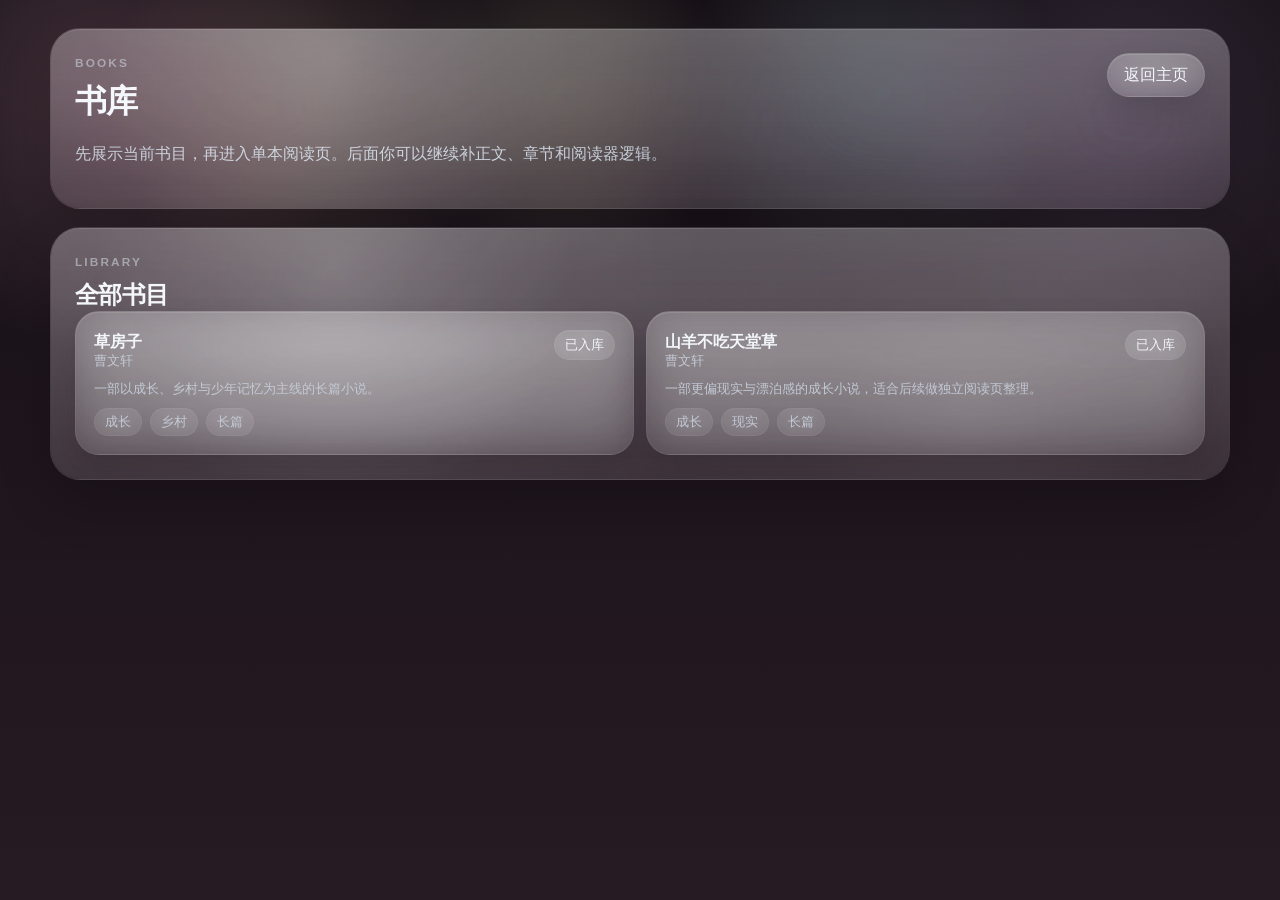
<file: books/index.html>
<!DOCTYPE html>
<html lang="zh-CN">
  <head>
    <meta charset="UTF-8" />
    <meta name="viewport" content="width=device-width, initial-scale=1.0" />
    <meta name="description" content="书库页 for Wan Start Page." />
    <title>书库 | Wan Start Page</title>
    <link rel="icon" type="image/svg+xml" href="../assets/icons/favicon.svg" />
    <link rel="stylesheet" href="./styles.css" />
  </head>
  <body>
    <main class="books-page">
      <header class="books-header glass-panel">
        <div>
          <p class="eyebrow" id="booksHeaderEyebrow">BOOKS</p>
          <h1 id="booksHeaderTitle">书库</h1>
          <p class="books-copy" id="booksHeaderCopy">这里后面用来放电子书、段落池和阅读器相关内容。当前先搭最小框架。</p>
        </div>
        <div class="books-actions">
          <a class="books-link" id="booksBackHomeLink" href="../index.html">返回主页</a>
        </div>
      </header>

      <section class="books-library-stage glass-panel">
          <div class="section-heading">
            <div>
              <p class="eyebrow" id="booksLibraryEyebrow">LIBRARY</p>
              <h2 id="booksLibraryTitle">全部书目</h2>
            </div>
          </div>
          <div id="booksList" class="books-list"></div>
      </section>
    </main>

    <div id="bookPreviewModal" class="book-preview-modal" aria-hidden="true">
      <div class="book-preview-backdrop" id="bookPreviewBackdrop"></div>
      <section class="book-preview-panel glass-panel" role="dialog" aria-modal="true" aria-labelledby="booksTitle">
        <button id="bookPreviewClose" class="book-preview-close" type="button" aria-label="关闭书籍预览">关闭</button>
        <div class="section-heading">
          <div>
            <p class="eyebrow" id="booksPreviewEyebrow">PREVIEW</p>
            <h2 id="booksTitle">加载中</h2>
          </div>
        </div>
        <p id="booksSummary" class="books-summary">正在读取书库信息。</p>
        <div id="booksMeta" class="books-meta"></div>
        <div id="booksContent" class="books-content"></div>
        <a id="booksReaderLink" class="books-reader-link" href="./reader.html">进入阅读页</a>
      </section>
    </div>

    <script src="./script.js"></script>
  </body>
</html>
</file>
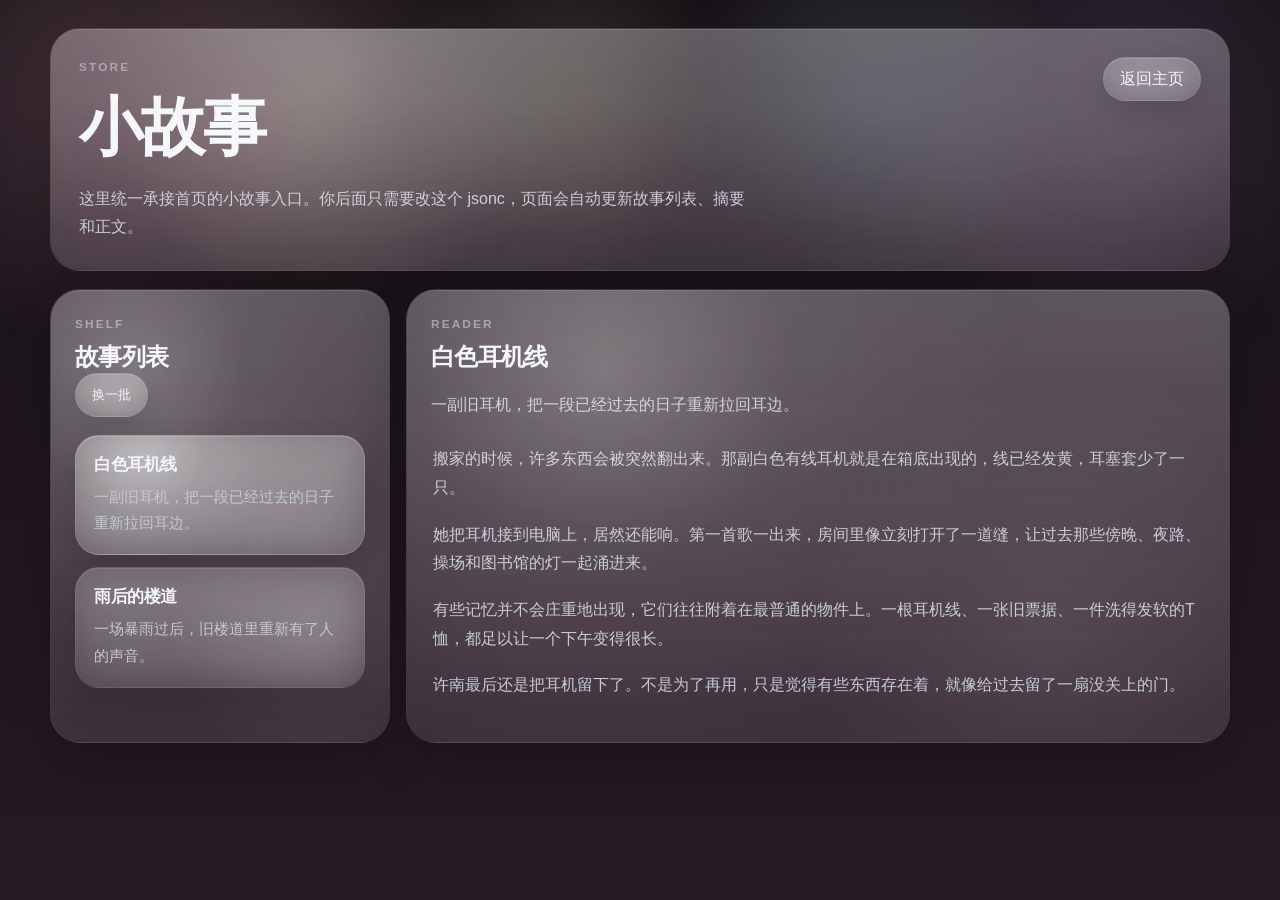
<file: store/index.html>
<!DOCTYPE html>
<html lang="zh-CN">
  <head>
    <meta charset="UTF-8" />
    <meta name="viewport" content="width=device-width, initial-scale=1.0" />
    <meta id="storeMetaDescription" name="description" content="" />
    <title id="storeDocumentTitle"></title>
    <link rel="icon" type="image/svg+xml" href="../assets/icons/favicon.svg" />
    <link rel="stylesheet" href="./styles.css" />
  </head>
  <body>
    <main class="store-page">
      <header class="store-header glass-panel">
        <div>
          <p id="storeHeaderEyebrow" class="eyebrow"></p>
          <h1 id="storeHeaderTitle"></h1>
          <p id="storeHeaderCopy" class="store-copy"></p>
        </div>
        <div class="store-actions">
          <a id="storeBackHomeLink" class="store-link" href="../index.html"></a>
        </div>
      </header>

      <section class="store-layout">
        <aside class="store-sidebar glass-panel">
          <div class="section-heading">
            <div>
              <p id="storeShelfEyebrow" class="eyebrow"></p>
              <h2 id="storeShelfTitle"></h2>
            </div>
            <button id="shuffleStoriesButton" class="store-link store-link-button" type="button"></button>
          </div>
          <div id="storyList" class="story-list"></div>
        </aside>

        <article class="store-reader glass-panel">
          <div class="section-heading">
            <div>
              <p id="storeReaderEyebrow" class="eyebrow"></p>
              <h2 id="storyTitle"></h2>
            </div>
          </div>
          <p id="storySummary" class="story-summary"></p>
          <div id="storyContent" class="story-content"></div>
        </article>
      </section>
    </main>

    <script src="./script.js"></script>
  </body>
</html>
</file>
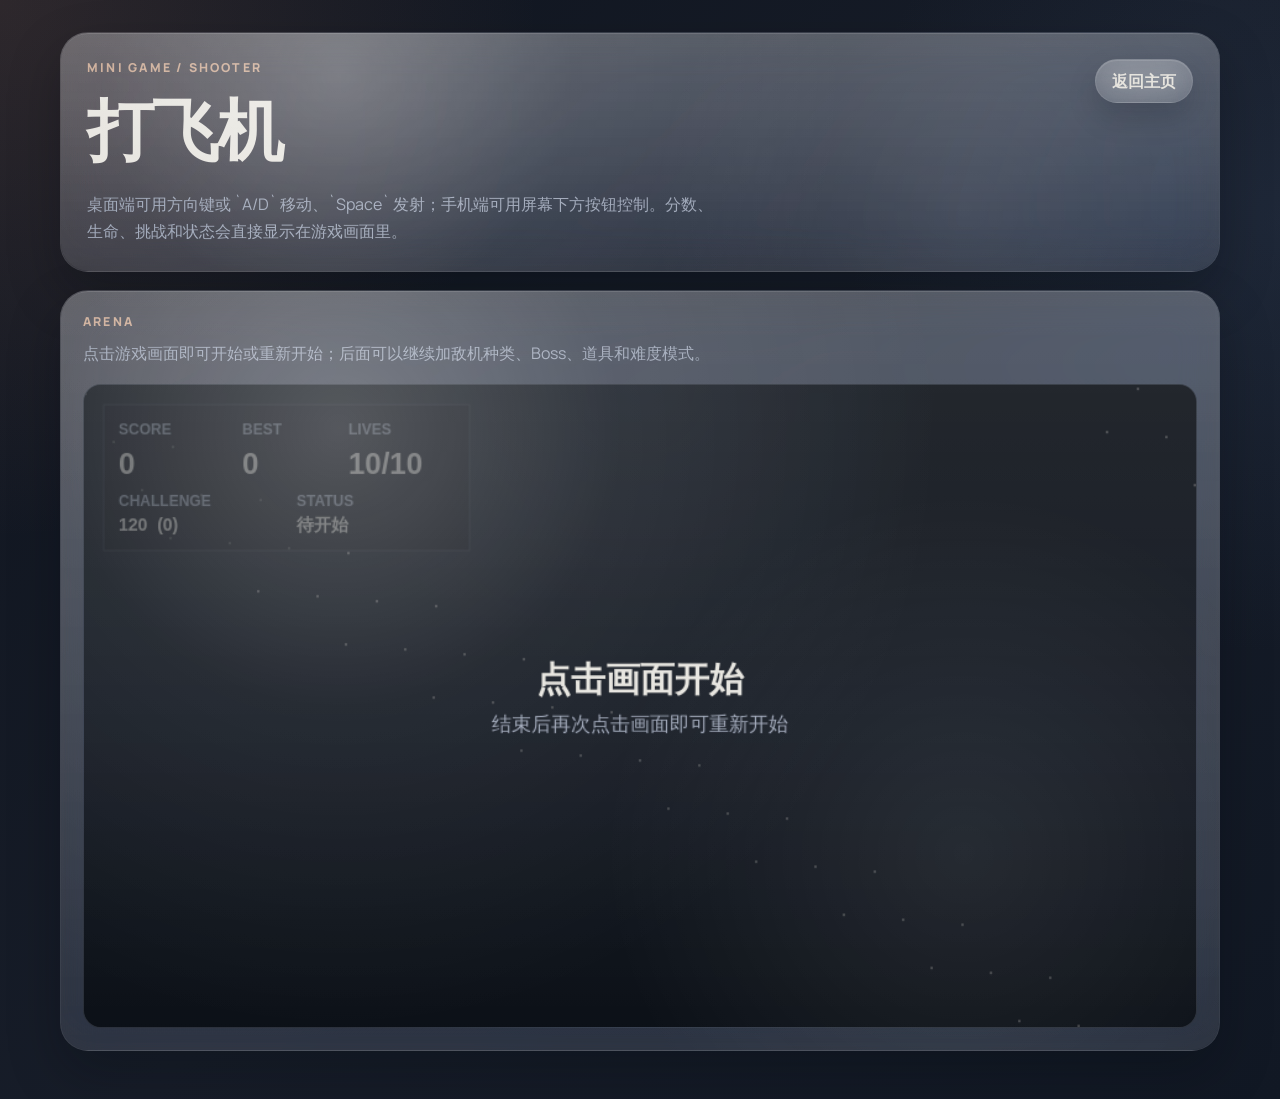
<file: games/shooter.html>
<!DOCTYPE html>
<html lang="zh-CN">
  <head>
    <meta charset="UTF-8" />
    <meta name="viewport" content="width=device-width, initial-scale=1.0" />
    <meta name="description" content="Shooter mini game for Wan start page." />
    <title>打飞机 | Wan Start Page</title>
    <link rel="preconnect" href="https://fonts.googleapis.com" />
    <link rel="preconnect" href="https://fonts.gstatic.com" crossorigin />
    <link
      href="https://fonts.googleapis.com/css2?family=Manrope:wght@400;500;700;800&family=Fraunces:opsz,wght@9..144,600;9..144,700&display=swap"
      rel="stylesheet"
    />
    <link rel="icon" type="image/svg+xml" href="../assets/icons/favicon.svg" />
    <link rel="stylesheet" href="./shooter.css" />
  </head>
  <body>
    <main class="game-page">
      <header class="page-header panel">
        <div>
          <p class="eyebrow">MINI GAME / SHOOTER</p>
          <h1>打飞机</h1>
          <p class="page-copy">桌面端可用方向键或 `A/D` 移动、`Space` 发射；手机端可用屏幕下方按钮控制。分数、生命、挑战和状态会直接显示在游戏画面里。</p>
        </div>
        <a class="back-link" href="../index.html">返回主页</a>
      </header>

      <section class="play-panel panel">
        <div class="playbar">
          <div class="playbar-copy">
            <p class="eyebrow">ARENA</p>
            <p class="playbar-text">点击游戏画面即可开始或重新开始；后面可以继续加敌机种类、Boss、道具和难度模式。</p>
          </div>
        </div>

        <canvas id="shooterGame" width="900" height="520" aria-label="打飞机小游戏"></canvas>

        <div class="mobile-controls">
          <button class="mobile-button" data-control="left" type="button">左移</button>
          <button class="mobile-button mobile-button-fire" data-control="fire" type="button">开火</button>
          <button class="mobile-button" data-control="right" type="button">右移</button>
        </div>
      </section>
    </main>

    <script src="./shooter.js"></script>
  </body>
</html>
</file>
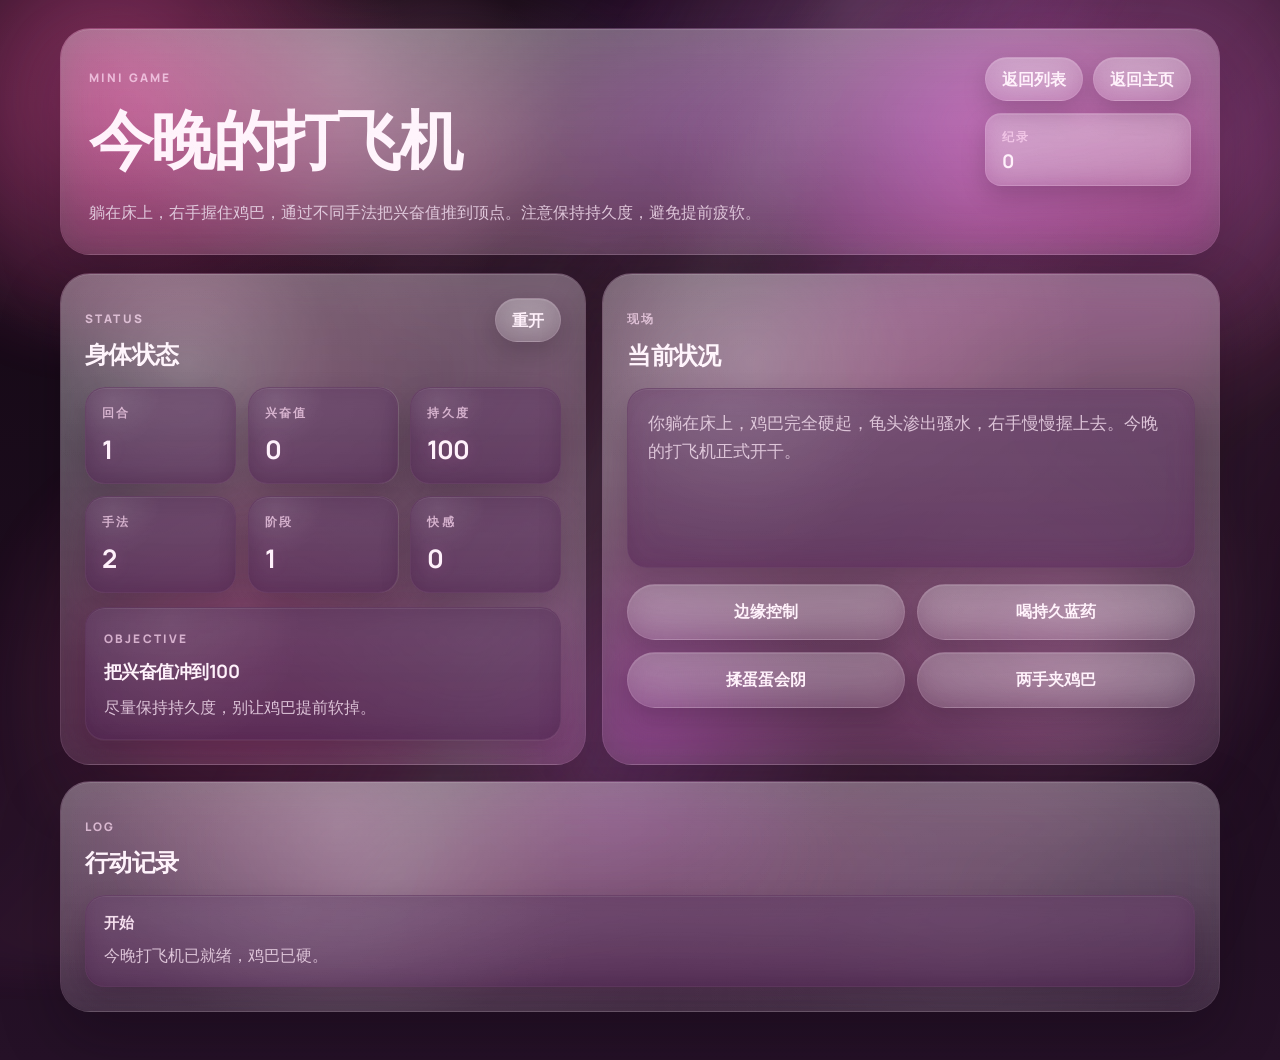
<file: games/text-shooter.html>
<!DOCTYPE html>
<html lang="zh-CN">
  <head>
    <meta charset="UTF-8" />
    <meta name="viewport" content="width=device-width, initial-scale=1.0" />
    <meta id="pageDescriptionMeta" name="description" content="" />
    <title id="pageTitleNode"></title>
    <link rel="preconnect" href="https://fonts.googleapis.com" />
    <link rel="preconnect" href="https://fonts.gstatic.com" crossorigin />
    <link href="https://fonts.googleapis.com/css2?family=Manrope:wght@400;500;700;800&family=Fraunces:opsz,wght@9..144,600;9..144,700&display=swap" rel="stylesheet" />
    <link rel="icon" type="image/svg+xml" href="../assets/icons/favicon.svg" />
    <link rel="stylesheet" href="./text-shooter.css" />
  </head>
  <body>
    <div class="club-bg-layer club-bg-layer-a" aria-hidden="true"></div>
    <div class="club-bg-layer club-bg-layer-b" aria-hidden="true"></div>
    <div class="club-strobe-layer" aria-hidden="true"></div>
    <div class="club-beam-layer club-beam-layer-a" aria-hidden="true"></div>
    <div class="finish-flash-layer" id="finishFlashLayer" aria-hidden="true"></div>
    <div class="climax-jet-layer" id="climaxJetLayer" aria-hidden="true">
      <div class="climax-jet-core"></div>
      <div class="climax-jet-mist"></div>
      <div class="climax-jet-splash climax-jet-splash-left"></div>
      <div class="climax-jet-splash climax-jet-splash-right"></div>
    </div>
    <div class="finish-modal" id="finishModal" aria-hidden="true">
      <div class="finish-modal-card panel" role="dialog" aria-modal="true" aria-labelledby="finishModalTitle">
        <span id="finishModalEyebrow" class="mini-label"></span>
        <span id="finishModalBadge" class="finish-modal-badge" hidden></span>
        <h2 id="finishModalTitle"></h2>
        <p id="finishModalText" class="finish-modal-text"></p>
        <div class="finish-modal-actions">
          <button id="finishModalRestart" class="pill-button" type="button"></button>
          <a id="finishModalBackLink" class="back-link" href="./index.html"></a>
        </div>
      </div>
    </div>
    <main class="text-game-page">
      <header class="page-header panel">
        <div>
          <p id="pageEyebrow" class="eyebrow"></p>
          <h1 id="pageHeading"></h1>
          <p id="pageCopy" class="page-copy"></p>
        </div>
        <div class="header-actions">
          <div class="header-links">
            <a id="backToGamesLink" class="back-link" href="./index.html"></a>
            <a id="backToHomeLink" class="back-link" href="../index.html"></a>
          </div>
          <div class="record-box" aria-label="个人快感纪录">
            <span id="recordLabel" class="status-label"></span>
            <strong id="recordValue">0</strong>
          </div>
        </div>
      </header>
      <section class="text-game-grid">
        <article class="panel status-panel">
          <div class="section-heading">
            <div>
              <p id="statusEyebrow" class="eyebrow"></p>
              <h2 id="statusHeading"></h2>
            </div>
            <button id="textShooterRestart" class="pill-button" type="button"></button>
          </div>
          <div class="status-grid">
            <div class="status-cell">
              <span id="turnLabel" class="status-label"></span>
              <strong id="turnValue">1</strong>
            </div>
            <div class="status-cell">
              <span id="arousalLabel" class="status-label"></span>
              <strong id="hpValue">0</strong>
            </div>
            <div class="status-cell">
              <span id="enduranceLabel" class="status-label"></span>
              <strong id="shieldValue">100</strong>
            </div>
            <div class="status-cell">
              <span id="techniqueLabel" class="status-label"></span>
              <strong id="ammoValue">2</strong>
            </div>
            <div class="status-cell">
              <span id="waveLabel" class="status-label"></span>
              <strong id="waveValue">1</strong>
            </div>
            <div class="status-cell">
              <span id="scoreLabel" class="status-label"></span>
              <strong id="scoreValue">0</strong>
            </div>
          </div>
          <div class="objective-card">
            <span id="objectiveEyebrow" class="mini-label"></span>
            <strong id="objectiveTitle"></strong>
            <p id="objectiveMeta"></p>
          </div>
        </article>
        <article class="panel battle-panel">
          <div class="section-heading">
            <div>
              <p id="battleEyebrow" class="eyebrow"></p>
              <h2 id="battleHeading"></h2>
            </div>
          </div>
          <div id="narrativeBox" class="narrative-box"></div>
          <div class="action-grid">
            <button class="action-button" type="button"></button>
            <button class="action-button" type="button"></button>
            <button class="action-button" type="button"></button>
            <button class="action-button" type="button"></button>
          </div>
        </article>
        <article class="panel log-panel">
          <div class="section-heading">
            <div>
              <p id="logEyebrow" class="eyebrow"></p>
              <h2 id="logHeading"></h2>
            </div>
          </div>
          <div id="textShooterLog" class="log-list"></div>
        </article>
      </section>
    </main>
    <script src="./text-shooter.js"></script>
  </body>
</html>
</file>
<file: books/styles.css>
:root {
  --bg: #171117;
  --bg-2: #261a23;
  --surface: rgba(29, 35, 46, 0.62);
  --text: #f3f6fb;
  --muted: #c3cad6;
  --line: rgba(255, 255, 255, 0.06);
  --shadow: 0 18px 50px rgba(0, 0, 0, 0.28);
  --radius-xl: 30px;
  --radius-lg: 24px;
  --liquid-fill: linear-gradient(180deg, rgba(255, 255, 255, 0.14), rgba(255, 255, 255, 0.04)), rgba(255, 255, 255, 0.05);
  --liquid-border: rgba(255, 255, 255, 0.06);
  --liquid-shadow: 0 22px 52px rgba(0, 0, 0, 0.2), inset 0 1px 0 rgba(255, 255, 255, 0.12), inset 0 -18px 28px rgba(255, 255, 255, 0.02);
  --reader-paper: linear-gradient(180deg, rgba(255, 255, 255, 0.94), rgba(250, 248, 246, 0.98));
}

body[data-theme="dark"] {
  --reader-paper: linear-gradient(180deg, rgba(12, 15, 20, 0.98), rgba(16, 20, 28, 0.99));
}

* { box-sizing: border-box; }

body {
  margin: 0;
  min-height: 100vh;
  color: var(--text);
  font-family: "Manrope", sans-serif;
  background:
    radial-gradient(circle at 8% 10%, rgba(255, 180, 198, 0.18), transparent 18%),
    radial-gradient(circle at 24% 12%, rgba(255, 215, 178, 0.16), transparent 16%),
    radial-gradient(circle at 44% 11%, rgba(245, 240, 182, 0.14), transparent 16%),
    radial-gradient(circle at 68% 10%, rgba(182, 225, 243, 0.15), transparent 16%),
    radial-gradient(circle at 88% 12%, rgba(219, 187, 255, 0.13), transparent 18%),
    linear-gradient(180deg, var(--bg) 0%, var(--bg-2) 100%);
}

.books-page {
  max-width: 1220px;
  margin: 0 auto;
  padding: 28px 20px 48px;
}

.glass-panel {
  position: relative;
  background: var(--liquid-fill);
  border: 1px solid var(--liquid-border);
  border-radius: var(--radius-xl);
  box-shadow: var(--liquid-shadow);
  backdrop-filter: blur(24px) saturate(150%);
  -webkit-backdrop-filter: blur(24px) saturate(150%);
  overflow: hidden;
}

.glass-panel::before {
  content: "";
  position: absolute;
  inset: 0;
  border-radius: inherit;
  background:
    radial-gradient(circle at 24% 18%, rgba(255, 255, 255, 0.24), rgba(255, 255, 255, 0.06) 26%, transparent 56%),
    radial-gradient(circle at 78% 74%, rgba(255, 255, 255, 0.08), transparent 34%),
    linear-gradient(180deg, rgba(255, 255, 255, 0.12), rgba(255, 255, 255, 0.02));
  pointer-events: none;
}

.books-header,
.books-library-stage,
.books-reader {
  padding: 24px;
}

.books-header {
  display: flex;
  justify-content: space-between;
  align-items: start;
  gap: 18px;
}

.books-library-stage {
  margin-top: 18px;
}

.eyebrow {
  margin: 0 0 10px;
  display: inline-block;
  letter-spacing: 0.18em;
  text-transform: uppercase;
  font-size: 0.74rem;
  color: rgba(198, 206, 219, 0.58);
  font-weight: 800;
}

.books-header h1,
.section-heading h2 {
  margin: 0;
  font-family: "Fraunces", serif;
  letter-spacing: -0.03em;
}

.books-copy,
.books-summary,
.books-content,
.books-content p {
  color: var(--muted);
  line-height: 1.78;
}

.books-meta {
  display: flex;
  flex-wrap: wrap;
  gap: 10px;
  margin: 18px 0 0;
}

.book-meta-chip {
  display: inline-flex;
  align-items: center;
  min-height: 36px;
  padding: 0 14px;
  border-radius: 16px;
  background: rgba(255, 255, 255, 0.08);
  border: 1px solid rgba(255, 255, 255, 0.06);
  box-shadow: inset 0 1px 0 rgba(255, 255, 255, 0.08);
  backdrop-filter: blur(18px) saturate(140%);
  -webkit-backdrop-filter: blur(18px) saturate(140%);
  color: var(--text);
  font-size: 0.92rem;
}

.books-actions {
  display: flex;
  gap: 12px;
  flex-wrap: wrap;
}

.reader-info-heading {
  display: flex;
  align-items: start;
  justify-content: space-between;
  gap: 16px;
  margin-top: 18px;
}

.reader-info-heading .books-actions {
  flex: 0 0 auto;
  flex-wrap: nowrap;
  justify-content: flex-end;
  margin-top: 42px;
}

.books-link {
  display: inline-flex;
  align-items: center;
  justify-content: center;
  min-height: 44px;
  padding: 0 16px;
  border-radius: 999px;
  border: 1px solid var(--liquid-border);
  color: var(--text);
  text-decoration: none;
  background: var(--liquid-fill);
  box-shadow: 0 14px 30px rgba(0, 0, 0, 0.14), inset 0 1px 0 rgba(255, 255, 255, 0.12);
  backdrop-filter: blur(20px) saturate(148%);
  -webkit-backdrop-filter: blur(20px) saturate(148%);
}

.books-list {
  display: grid;
  gap: 12px;
  grid-template-columns: repeat(2, minmax(0, 1fr));
}

.book-item {
  display: grid;
  gap: 10px;
  padding: 18px;
  border-radius: var(--radius-lg);
  background: var(--liquid-fill);
  border: 1px solid var(--liquid-border);
  box-shadow: 0 16px 32px rgba(0, 0, 0, 0.14), inset 0 1px 0 rgba(255, 255, 255, 0.12);
  backdrop-filter: blur(22px) saturate(148%);
  -webkit-backdrop-filter: blur(22px) saturate(148%);
  text-align: left;
  color: var(--text);
  cursor: pointer;
  transition:
    transform 180ms ease,
    background 180ms ease,
    box-shadow 180ms ease,
    border-color 180ms ease;
}

.book-item:hover,
.book-item:focus-visible,
.book-item.is-active {
  transform: translateY(-2px);
  background:
    radial-gradient(circle at 24% 18%, rgba(255, 255, 255, 0.28), rgba(255, 255, 255, 0.08) 24%, transparent 54%),
    linear-gradient(180deg, rgba(255, 255, 255, 0.16), rgba(255, 255, 255, 0.05)),
    rgba(255, 255, 255, 0.08);
  border-color: rgba(255, 255, 255, 0.12);
  box-shadow: 0 18px 36px rgba(0, 0, 0, 0.16), inset 0 1px 0 rgba(255, 255, 255, 0.14);
}

.book-item:focus-visible {
  outline: none;
}

.book-item-top {
  display: flex;
  align-items: start;
  justify-content: space-between;
  gap: 12px;
}

.book-item-title {
  margin: 0;
  font-size: 1.02rem;
  line-height: 1.35;
}

.book-item-author,
.book-item-summary,
.book-item-note {
  margin: 0;
  color: var(--muted);
}

.book-item-status {
  display: inline-flex;
  align-items: center;
  min-height: 30px;
  padding: 0 10px;
  border-radius: 999px;
  background: rgba(255, 255, 255, 0.08);
  border: 1px solid rgba(255, 255, 255, 0.05);
  box-shadow: inset 0 1px 0 rgba(255, 255, 255, 0.05);
  backdrop-filter: blur(16px) saturate(138%);
  -webkit-backdrop-filter: blur(16px) saturate(138%);
  color: var(--text);
  font-size: 0.82rem;
  white-space: nowrap;
}

.book-item-tags {
  display: flex;
  flex-wrap: wrap;
  gap: 8px;
}

.book-item-tag {
  display: inline-flex;
  align-items: center;
  min-height: 28px;
  padding: 0 10px;
  border-radius: 999px;
  background: rgba(255, 255, 255, 0.06);
  border: 1px solid rgba(255, 255, 255, 0.05);
  backdrop-filter: blur(14px) saturate(135%);
  -webkit-backdrop-filter: blur(14px) saturate(135%);
  color: var(--muted);
  font-size: 0.8rem;
}

.books-reader-link {
  display: inline-flex;
  align-items: center;
  justify-content: center;
  min-height: 48px;
  margin-top: 22px;
  padding: 0 18px;
  border-radius: 18px;
  border: 1px solid var(--liquid-border);
  background: var(--liquid-fill);
  color: var(--text);
  text-decoration: none;
  box-shadow:
    0 12px 24px rgba(0, 0, 0, 0.1),
    inset 0 1px 0 rgba(255, 255, 255, 0.06);
  backdrop-filter: blur(20px) saturate(148%);
  -webkit-backdrop-filter: blur(20px) saturate(148%);
}

.book-preview-modal {
  position: fixed;
  inset: 0;
  z-index: 20;
  display: grid;
  place-items: center;
  padding: 24px;
  opacity: 0;
  pointer-events: none;
  transition: opacity 180ms ease;
}

.book-preview-modal.is-open {
  opacity: 1;
  pointer-events: auto;
}

.book-preview-backdrop {
  position: absolute;
  inset: 0;
  background: rgba(8, 10, 16, 0.48);
  backdrop-filter: blur(14px) saturate(140%);
  -webkit-backdrop-filter: blur(14px) saturate(140%);
}

.book-preview-panel {
  position: relative;
  z-index: 1;
  width: min(720px, calc(100vw - 32px));
  padding: 24px;
}

.book-preview-close {
  position: absolute;
  top: 16px;
  right: 16px;
  display: inline-flex;
  align-items: center;
  justify-content: center;
  min-height: 40px;
  padding: 0 14px;
  border: 1px solid var(--liquid-border);
  border-radius: 999px;
  background: var(--liquid-fill);
  box-shadow: 0 12px 22px rgba(0, 0, 0, 0.12), inset 0 1px 0 rgba(255, 255, 255, 0.12);
  backdrop-filter: blur(20px) saturate(148%);
  -webkit-backdrop-filter: blur(20px) saturate(148%);
  color: var(--text);
  font: inherit;
  cursor: pointer;
}

.books-reader-page {
  max-width: 1280px;
  padding-top: 6px;
}

.books-reader-page .reader-stage {
  padding: 12px 24px 24px;
}

.reader-shell {
  position: relative;
  margin-top: 0;
  padding: 14px;
  border-radius: calc(var(--radius-lg) + 2px);
  background:
    radial-gradient(circle at 24% 18%, rgba(255, 255, 255, 0.2), rgba(255, 255, 255, 0.04) 24%, transparent 54%),
    linear-gradient(180deg, rgba(255, 255, 255, 0.12), rgba(255, 255, 255, 0.03)),
    rgba(255, 255, 255, 0.04);
  border: 1px solid rgba(255, 255, 255, 0.06);
  box-shadow:
    0 16px 34px rgba(0, 0, 0, 0.14),
    inset 0 1px 0 rgba(255, 255, 255, 0.12);
  backdrop-filter: blur(20px) saturate(148%);
  -webkit-backdrop-filter: blur(20px) saturate(148%);
}

.reader-shell-interactive {
  cursor: pointer;
  outline: none;
}

.reader-shell-interactive:focus-visible {
  box-shadow:
    0 16px 34px rgba(0, 0, 0, 0.14),
    inset 0 1px 0 rgba(255, 255, 255, 0.12),
    0 0 0 1px rgba(255, 255, 255, 0.08);
}

.reader-hotspot {
  position: absolute;
  top: 14px;
  bottom: 14px;
  width: calc(50% - 7px);
  border: 0;
  background: transparent;
  cursor: pointer;
  z-index: 2;
  -webkit-tap-highlight-color: transparent;
}

.reader-hotspot-left {
  left: 14px;
}

.reader-hotspot-right {
  right: 14px;
}

.reader-viewport {
  width: 100%;
  height: 72vh;
  min-height: 720px;
  border-radius: var(--radius-lg);
  overflow: hidden;
  background: var(--reader-paper);
  box-shadow:
    inset 0 1px 0 rgba(255, 255, 255, 0.8),
    0 18px 38px rgba(0, 0, 0, 0.16);
}

.reader-status {
  margin: 16px 0 0;
  color: var(--muted);
  line-height: 1.72;
}

.reader-bookmark-actions {
  display: flex;
  gap: 12px;
  flex-wrap: wrap;
  margin-top: 12px;
}

.reader-bookmark-hint {
  margin: 10px 0 0;
  color: var(--muted);
  line-height: 1.72;
}

.reader-bookmarks {
  margin-top: 22px;
}

.reader-bookmarks-list {
  display: grid;
  gap: 12px;
  grid-template-columns: repeat(2, minmax(0, 1fr));
}

.reader-bookmark-item {
  display: grid;
  gap: 6px;
  padding: 16px 18px;
  border-radius: var(--radius-lg);
  background: var(--liquid-fill);
  border: 1px solid var(--liquid-border);
  box-shadow:
    0 14px 30px rgba(0, 0, 0, 0.14),
    inset 0 1px 0 rgba(255, 255, 255, 0.12);
  backdrop-filter: blur(18px) saturate(148%);
  -webkit-backdrop-filter: blur(18px) saturate(148%);
  text-align: left;
  color: var(--text);
  cursor: pointer;
}

.reader-bookmark-label {
  font-weight: 700;
  letter-spacing: -0.02em;
}

.reader-bookmark-meta {
  color: var(--muted);
  font-size: 0.92rem;
}

@media (max-width: 900px) {
  .books-list { grid-template-columns: 1fr; }

  .reader-info-heading {
    flex-direction: column;
  }

  .reader-info-heading .books-actions {
    flex-wrap: wrap;
    justify-content: flex-start;
  }

  .reader-bookmarks-list {
    grid-template-columns: 1fr;
  }

  .reader-viewport {
    height: 62vh;
    min-height: 520px;
  }
}
</file>
<file: store/styles.css>
:root {
  --bg: #171117;
  --bg-2: #261a23;
  --surface: rgba(29, 35, 46, 0.62);
  --surface-strong: rgba(35, 42, 54, 0.76);
  --text: #f3f6fb;
  --muted: #c3cad6;
  --line: rgba(255, 255, 255, 0.06);
  --shadow: 0 18px 50px rgba(0, 0, 0, 0.28);
  --radius-xl: 30px;
  --radius-lg: 24px;
  --liquid-fill: linear-gradient(180deg, rgba(255, 255, 255, 0.14), rgba(255, 255, 255, 0.04)), rgba(255, 255, 255, 0.05);
  --liquid-border: rgba(255, 255, 255, 0.06);
  --liquid-shadow: 0 22px 52px rgba(0, 0, 0, 0.2), inset 0 1px 0 rgba(255, 255, 255, 0.12), inset 0 -18px 28px rgba(255, 255, 255, 0.02);
}

* {
  box-sizing: border-box;
}

body,
body *:not(input):not(textarea):not([contenteditable="true"]) {
  -webkit-user-select: none;
  user-select: none;
}

input,
textarea,
[contenteditable="true"] {
  -webkit-user-select: text;
  user-select: text;
}

button,
a,
[role="button"] {
  -webkit-touch-callout: none;
  -webkit-tap-highlight-color: transparent;
}

body *::selection {
  background: transparent;
}

input::selection,
textarea::selection,
[contenteditable="true"]::selection {
  background: rgba(124, 148, 255, 0.28);
}

body {
  margin: 0;
  min-height: 100vh;
  color: var(--text);
  font-family: "Manrope", sans-serif;
  background:
    radial-gradient(circle at 8% 10%, rgba(255, 180, 198, 0.18), transparent 18%),
    radial-gradient(circle at 24% 12%, rgba(255, 215, 178, 0.16), transparent 16%),
    radial-gradient(circle at 44% 11%, rgba(245, 240, 182, 0.14), transparent 16%),
    radial-gradient(circle at 68% 10%, rgba(182, 225, 243, 0.15), transparent 16%),
    radial-gradient(circle at 88% 12%, rgba(219, 187, 255, 0.13), transparent 18%),
    linear-gradient(180deg, var(--bg) 0%, var(--bg-2) 100%);
}

.store-page {
  max-width: 1220px;
  margin: 0 auto;
  padding: 28px 20px 48px;
}

.glass-panel {
  position: relative;
  background: var(--liquid-fill);
  border: 1px solid var(--liquid-border);
  border-radius: var(--radius-xl);
  box-shadow: var(--liquid-shadow);
  backdrop-filter: blur(24px) saturate(150%);
  -webkit-backdrop-filter: blur(24px) saturate(150%);
  overflow: hidden;
}

.glass-panel::before {
  content: "";
  position: absolute;
  inset: 0;
  border-radius: inherit;
  background:
    radial-gradient(circle at 24% 18%, rgba(255, 255, 255, 0.24), rgba(255, 255, 255, 0.06) 26%, transparent 56%),
    radial-gradient(circle at 78% 74%, rgba(255, 255, 255, 0.08), transparent 34%),
    linear-gradient(180deg, rgba(255, 255, 255, 0.12), rgba(255, 255, 255, 0.02));
  pointer-events: none;
}

.store-header {
  display: flex;
  align-items: start;
  justify-content: space-between;
  gap: 18px;
  padding: 28px;
}

.eyebrow {
  margin: 0 0 10px;
  display: inline-block;
  letter-spacing: 0.18em;
  text-transform: uppercase;
  font-size: 0.74rem;
  color: rgba(198, 206, 219, 0.58);
  font-weight: 800;
}

.store-header h1,
.section-heading h2 {
  margin: 0;
  font-family: "Fraunces", serif;
  letter-spacing: -0.03em;
}

.store-header h1 {
  font-size: clamp(2.4rem, 6vw, 4rem);
}

.store-copy,
.story-summary,
.story-item-summary,
.story-content,
.story-content p {
  color: var(--muted);
  line-height: 1.78;
}

.store-copy {
  max-width: 42rem;
  margin: 14px 0 0;
}

.store-actions {
  display: flex;
  gap: 12px;
  flex-wrap: wrap;
}

.store-link {
  display: inline-flex;
  align-items: center;
  justify-content: center;
  min-height: 44px;
  padding: 0 16px;
  border-radius: 999px;
  border: 1px solid var(--liquid-border);
  color: var(--text);
  text-decoration: none;
  background: var(--liquid-fill);
  box-shadow: 0 14px 30px rgba(0, 0, 0, 0.14), inset 0 1px 0 rgba(255, 255, 255, 0.12);
  backdrop-filter: blur(20px) saturate(148%);
  -webkit-backdrop-filter: blur(20px) saturate(148%);
  transition: transform 180ms ease, background 180ms ease;
}

.store-link:hover,
.store-link:focus-visible {
  transform: translateY(-2px);
  background: rgba(255, 255, 255, 0.12);
  outline: none;
}

.store-layout {
  display: grid;
  grid-template-columns: 340px minmax(0, 1fr);
  gap: 16px;
  margin-top: 18px;
}

.store-sidebar,
.store-reader {
  padding: 24px;
}

.section-heading {
  margin-bottom: 18px;
}

.story-list {
  display: grid;
  gap: 12px;
}

.story-item {
  width: 100%;
  padding: 18px;
  border: 1px solid var(--liquid-border);
  border-radius: var(--radius-lg);
  background: var(--liquid-fill);
  color: inherit;
  text-align: left;
  cursor: pointer;
  box-shadow: 0 16px 32px rgba(12, 3, 15, 0.16), inset 0 1px 0 rgba(255, 255, 255, 0.1);
  backdrop-filter: blur(22px) saturate(148%);
  -webkit-backdrop-filter: blur(22px) saturate(148%);
  transition: transform 180ms ease, border-color 180ms ease, background 180ms ease;
}

.story-item:hover,
.story-item:focus-visible {
  transform: translateY(-2px);
  border-color: rgba(255, 218, 244, 0.14);
  outline: none;
}

.story-item.is-active {
  border-color: rgba(255, 255, 255, 0.14);
  background:
    radial-gradient(circle at 24% 18%, rgba(255, 255, 255, 0.28), rgba(255, 255, 255, 0.08) 24%, transparent 54%),
    linear-gradient(180deg, rgba(255, 255, 255, 0.16), rgba(255, 255, 255, 0.05)),
    rgba(255, 255, 255, 0.08);
  box-shadow: 0 18px 34px rgba(12, 3, 15, 0.18), inset 0 1px 0 rgba(255, 255, 255, 0.12);
}

.story-item-title {
  display: block;
  font-size: 1.04rem;
  font-weight: 700;
  letter-spacing: -0.03em;
}

.story-item-summary {
  display: block;
  margin-top: 8px;
  font-size: 0.92rem;
}

.story-summary {
  margin: 0 0 18px;
}

.story-content {
  display: block;
  padding: 8px 2px 0;
}

.story-content p {
  margin: 0 0 1.15em;
  padding: 0;
  background: transparent;
  border: 0;
  box-shadow: none;
  backdrop-filter: none;
  -webkit-backdrop-filter: none;
}

@media (max-width: 900px) {
  .store-layout {
    grid-template-columns: 1fr;
  }
}

@media (max-width: 640px) {
  .store-page {
    padding: 18px 14px 32px;
  }

  .store-header,
  .store-sidebar,
  .store-reader {
    padding: 18px;
  }

  .store-header {
    flex-direction: column;
  }
}
</file>
<file: games/shooter.css>
:root {
  --bg: #161b26;
  --surface: rgba(26, 32, 44, 0.76);
  --surface-strong: rgba(33, 40, 54, 0.92);
  --text: #e6e4de;
  --muted: #9aa3b5;
  --line: rgba(182, 194, 214, 0.16);
  --accent: #b47d68;
  --accent-deep: #c8a58e;
  --shadow: 0 24px 60px rgba(3, 6, 12, 0.34);
  --radius-xl: 28px;
  --radius-lg: 22px;
  --liquid-fill: linear-gradient(180deg, rgba(255, 255, 255, 0.14), rgba(255, 255, 255, 0.04)), rgba(255, 255, 255, 0.05);
  --liquid-border: rgba(255, 255, 255, 0.08);
  --liquid-shadow: 0 22px 52px rgba(3, 6, 12, 0.26), inset 0 1px 0 rgba(255, 255, 255, 0.12), inset 0 -18px 28px rgba(255, 255, 255, 0.02);
}

* {
  box-sizing: border-box;
}

body,
body *:not(input):not(textarea):not([contenteditable="true"]) {
  -webkit-user-select: none;
  user-select: none;
}

input,
textarea,
[contenteditable="true"] {
  -webkit-user-select: text;
  user-select: text;
}

button,
a,
[role="button"],
canvas {
  -webkit-touch-callout: none;
  -webkit-tap-highlight-color: transparent;
}

body *::selection {
  background: transparent;
}

input::selection,
textarea::selection,
[contenteditable="true"]::selection {
  background: rgba(124, 148, 255, 0.28);
}

body {
  margin: 0;
  min-height: 100vh;
  color: var(--text);
  font-family: "Manrope", sans-serif;
  background:
    radial-gradient(circle at top left, rgba(180, 125, 104, 0.18), transparent 32%),
    radial-gradient(circle at right 20%, rgba(69, 92, 128, 0.18), transparent 28%),
    linear-gradient(135deg, #10151f 0%, #171d29 52%, #111824 100%);
}

.game-page {
  max-width: 1200px;
  margin: 0 auto;
  padding: 32px 20px 48px;
}

.panel {
  position: relative;
  background: var(--liquid-fill);
  border: 1px solid var(--liquid-border);
  border-radius: var(--radius-xl);
  box-shadow: var(--liquid-shadow);
  backdrop-filter: blur(22px) saturate(148%);
  -webkit-backdrop-filter: blur(22px) saturate(148%);
  overflow: hidden;
}

.panel::before {
  content: "";
  position: absolute;
  inset: 0;
  border-radius: inherit;
  background:
    radial-gradient(circle at 24% 18%, rgba(255, 255, 255, 0.24), rgba(255, 255, 255, 0.06) 26%, transparent 56%),
    radial-gradient(circle at 78% 74%, rgba(255, 255, 255, 0.08), transparent 34%),
    linear-gradient(180deg, rgba(255, 255, 255, 0.12), rgba(255, 255, 255, 0.02));
  pointer-events: none;
}

.page-header {
  display: flex;
  align-items: start;
  justify-content: space-between;
  gap: 18px;
  padding: 26px;
}

.eyebrow {
  margin: 0 0 10px;
  font-size: 0.77rem;
  letter-spacing: 0.18em;
  text-transform: uppercase;
  color: var(--accent-deep);
  font-weight: 800;
}

.page-header h1 {
  margin: 0;
}

.page-header h1 {
  font-family: "Fraunces", serif;
  font-size: clamp(2.4rem, 6vw, 4.2rem);
  letter-spacing: -0.03em;
}

.page-copy,
.playbar-text {
  color: var(--muted);
}

.page-copy {
  margin: 14px 0 0;
  max-width: 40rem;
  line-height: 1.7;
}

.back-link,
.action-button,
.mobile-button {
  display: inline-flex;
  align-items: center;
  justify-content: center;
  min-height: 44px;
  padding: 0 16px;
  border-radius: 999px;
  border: 1px solid var(--liquid-border);
  color: var(--text);
  background: var(--liquid-fill);
  text-decoration: none;
  font: inherit;
  font-weight: 800;
  cursor: pointer;
  box-shadow: 0 14px 30px rgba(3, 6, 12, 0.16), inset 0 1px 0 rgba(255, 255, 255, 0.12);
  backdrop-filter: blur(20px) saturate(148%);
  -webkit-backdrop-filter: blur(20px) saturate(148%);
  transition:
    transform 160ms ease,
    background 160ms ease,
    border-color 160ms ease;
}

.back-link:hover,
.back-link:focus-visible,
.action-button:hover,
.action-button:focus-visible,
.mobile-button:hover,
.mobile-button:focus-visible {
  transform: translateY(-2px);
  background: rgba(255, 255, 255, 0.1);
  border-color: rgba(200, 165, 142, 0.42);
}

.play-panel {
  margin-top: 18px;
  padding: 22px;
}

.playbar {
  display: flex;
  align-items: center;
  justify-content: space-between;
  gap: 16px;
  margin-bottom: 16px;
}

.playbar-text {
  margin: 0;
  line-height: 1.7;
}

#shooterGame {
  display: block;
  width: 100%;
  height: auto;
  border-radius: 18px;
  border: 1px solid var(--line);
  background:
    radial-gradient(circle at top, rgba(95, 116, 161, 0.18), transparent 35%),
    linear-gradient(180deg, #0c1119 0%, #111827 55%, #0a0e15 100%);
  touch-action: none;
  cursor: pointer;
}

.mobile-controls {
  display: none;
  grid-template-columns: repeat(3, minmax(0, 1fr));
  gap: 12px;
  margin-top: 16px;
}

.mobile-button {
  min-height: 56px;
}

.mobile-button-fire {
  background:
    radial-gradient(circle at 24% 18%, rgba(255, 255, 255, 0.22), rgba(255, 255, 255, 0.06) 24%, transparent 54%),
    linear-gradient(180deg, rgba(255, 255, 255, 0.16), rgba(255, 255, 255, 0.04)),
    rgba(255, 255, 255, 0.08);
  color: var(--text);
}

@media (max-width: 920px) {
  .page-header,
  .playbar {
    flex-direction: column;
    align-items: start;
  }
}

@media (max-width: 640px) {
  .game-page {
    padding: 18px 14px 32px;
  }

  .page-header,
  .play-panel {
    padding: 18px;
  }

  .mobile-controls {
    display: grid;
  }
}
</file>
<file: games/text-shooter.css>
:root {
  --bg: #120812;
  --bg-2: #251127;
  --surface: rgba(55, 22, 58, 0.5);
  --surface-strong: rgba(71, 26, 72, 0.66);
  --text: #fff1fb;
  --muted: #dbc0d6;
  --line: rgba(255, 214, 242, 0.12);
  --line-strong: rgba(255, 176, 226, 0.16);
  --shadow: 0 24px 60px rgba(12, 3, 15, 0.36);
  --radius-xl: 30px;
  --radius-lg: 24px;
  --radius-md: 20px;
  --liquid-fill: linear-gradient(180deg, rgba(255, 255, 255, 0.16), rgba(255, 255, 255, 0.04)), rgba(255, 255, 255, 0.05);
  --liquid-border: rgba(255, 214, 242, 0.12);
  --liquid-shadow: 0 24px 60px rgba(12, 3, 15, 0.28), inset 0 1px 0 rgba(255, 255, 255, 0.12), inset 0 -18px 28px rgba(255, 255, 255, 0.02);
}
* { box-sizing: border-box; }

body,
body *:not(input):not(textarea):not([contenteditable="true"]) {
  -webkit-user-select: none;
  user-select: none;
}

input,
textarea,
[contenteditable="true"] {
  -webkit-user-select: text;
  user-select: text;
}

button,
a,
[role="button"] {
  -webkit-touch-callout: none;
  -webkit-tap-highlight-color: transparent;
}

body *::selection {
  background: transparent;
}

input::selection,
textarea::selection,
[contenteditable="true"]::selection {
  background: rgba(124, 148, 255, 0.28);
}
html,
body {
  min-height: 100%;
}

body {
  margin: 0;
  min-height: 100vh;
  position: relative;
  isolation: isolate;
  color: var(--text);
  font-family: "Manrope", sans-serif;
  background:
    radial-gradient(circle at 12% 10%, rgba(255, 88, 174, 0.28), transparent 18%),
    radial-gradient(circle at 28% 12%, rgba(255, 140, 199, 0.2), transparent 15%),
    radial-gradient(circle at 52% 10%, rgba(202, 82, 255, 0.18), transparent 16%),
    radial-gradient(circle at 76% 12%, rgba(255, 95, 188, 0.2), transparent 16%),
    radial-gradient(circle at 90% 10%, rgba(146, 86, 255, 0.18), transparent 18%),
    radial-gradient(circle at 72% 32%, rgba(255, 120, 207, 0.12), transparent 16%),
    radial-gradient(circle at 24% 34%, rgba(255, 72, 158, 0.1), transparent 18%),
    linear-gradient(180deg, var(--bg) 0%, var(--bg-2) 100%);
  overflow-x: hidden;
}

.club-bg-layer {
  position: fixed;
  inset: -8vh -8vw;
  pointer-events: none;
  z-index: 0;
  filter: blur(22px);
  transform: translate3d(0, 0, 0);
  will-change: transform, opacity;
  opacity: 0.9;
}

.club-strobe-layer,
.club-beam-layer {
  position: fixed;
  inset: 0;
  pointer-events: none;
}

.club-strobe-layer {
  z-index: 0;
  background:
    linear-gradient(180deg, rgba(255, 220, 245, 0.08), transparent 26%),
    radial-gradient(circle at 50% 18%, rgba(255, 214, 245, 0.12), transparent 22%),
    radial-gradient(circle at 16% 72%, rgba(255, 154, 222, 0.08), transparent 18%),
    radial-gradient(circle at 84% 70%, rgba(205, 124, 255, 0.08), transparent 18%);
  opacity: 0;
  animation: nightclub-strobe 1.35s steps(1, end) infinite;
}

.club-beam-layer {
  z-index: 0;
  inset: -8vh -14vw;
  filter: blur(10px);
  opacity: 0.48;
  will-change: transform, opacity;
}

.club-beam-layer-a {
  background:
    linear-gradient(118deg, transparent 38%, rgba(255, 168, 226, 0.16) 46%, rgba(255, 228, 244, 0.24) 49%, rgba(255, 168, 226, 0.14) 53%, transparent 62%);
  transform-origin: 20% 0%;
  animation: nightclub-beam-left 3.1s linear infinite alternate;
}

.finish-flash-layer {
  position: fixed;
  inset: 0;
  z-index: 30;
  pointer-events: none;
  background: #ffffff;
  opacity: 0;
}

.finish-flash-layer.is-flashing {
  animation: climax-screen-flash 320ms linear 2;
}

.climax-jet-layer {
  position: fixed;
  inset: 0;
  z-index: 35;
  pointer-events: none;
  opacity: 0;
}

.climax-jet-layer.is-active {
  opacity: 1;
}

.climax-jet-core,
.climax-jet-mist,
.climax-jet-splash {
  position: absolute;
  left: 50%;
  bottom: 0;
  transform: translateX(-50%);
}

.climax-jet-core {
  width: 28px;
  height: 0;
  border-radius: 999px 999px 16px 16px;
  background:
    linear-gradient(180deg, rgba(255, 255, 255, 0.98), rgba(255, 255, 255, 0.92) 58%, rgba(255, 255, 255, 0.22));
  box-shadow:
    0 0 24px rgba(255, 255, 255, 0.46),
    0 0 60px rgba(255, 255, 255, 0.2);
}

.climax-jet-mist {
  width: 140px;
  height: 0;
  border-radius: 50%;
  background: radial-gradient(circle, rgba(255, 255, 255, 0.72), rgba(255, 255, 255, 0.08) 62%, transparent 78%);
  filter: blur(10px);
}

.climax-jet-splash {
  width: 18px;
  height: 0;
  border-radius: 999px;
  background: linear-gradient(180deg, rgba(255, 255, 255, 0.95), rgba(255, 255, 255, 0.18));
  box-shadow: 0 0 18px rgba(255, 255, 255, 0.32);
}

.climax-jet-layer.is-active .climax-jet-core {
  animation: climax-jet-core 1s cubic-bezier(0.18, 0.7, 0.25, 1) forwards;
}

.climax-jet-layer.is-active .climax-jet-mist {
  animation: climax-jet-mist 1s ease-out forwards;
}

.climax-jet-layer.is-active .climax-jet-splash-left {
  animation: climax-jet-splash-left 1s ease-out forwards;
}

.climax-jet-layer.is-active .climax-jet-splash-right {
  animation: climax-jet-splash-right 1s ease-out forwards;
}

.finish-modal {
  position: fixed;
  inset: 0;
  z-index: 40;
  display: grid;
  place-items: center;
  padding: 20px;
  background: rgba(12, 4, 14, 0.34);
  backdrop-filter: blur(12px) saturate(140%);
  -webkit-backdrop-filter: blur(12px) saturate(140%);
  opacity: 0;
  visibility: hidden;
  pointer-events: none;
  transition: opacity 180ms ease, visibility 180ms ease;
}

.finish-modal.is-visible {
  opacity: 1;
  visibility: visible;
  pointer-events: auto;
}

.finish-modal-card {
  width: min(100%, 420px);
  padding: 24px;
  text-align: center;
  background: var(--liquid-fill);
  border: 1px solid var(--liquid-border);
  box-shadow: var(--liquid-shadow);
  backdrop-filter: blur(22px) saturate(148%);
  -webkit-backdrop-filter: blur(22px) saturate(148%);
  transform: translateY(14px) scale(0.96);
  transition: transform 220ms cubic-bezier(0.22, 1, 0.36, 1);
}

.finish-modal.is-visible .finish-modal-card {
  transform: translateY(0) scale(1);
}

.finish-modal-card h2 {
  margin: 12px 0 10px;
  font-family: "Fraunces", serif;
  font-size: clamp(2rem, 6vw, 2.8rem);
  letter-spacing: -0.04em;
}

.finish-modal-badge {
  display: inline-flex;
  align-items: center;
  justify-content: center;
  min-height: 28px;
  padding: 0 12px;
  margin-top: 10px;
  border-radius: 999px;
  color: #fff7fc;
  background: var(--liquid-fill);
  border: 1px solid rgba(255, 255, 255, 0.18);
  box-shadow: inset 0 1px 0 rgba(255, 255, 255, 0.12);
  backdrop-filter: blur(18px) saturate(148%);
  -webkit-backdrop-filter: blur(18px) saturate(148%);
  font-size: 0.78rem;
  font-weight: 800;
  letter-spacing: 0.08em;
  text-transform: uppercase;
}

.finish-modal-badge[hidden] {
  display: none !important;
}

.finish-modal-text {
  margin: 0;
  color: var(--muted);
  line-height: 1.72;
}

.finish-modal-actions {
  display: flex;
  justify-content: center;
  gap: 12px;
  flex-wrap: wrap;
  margin-top: 20px;
}

.club-bg-layer-a {
  background:
    linear-gradient(108deg, transparent 22%, rgba(255, 146, 218, 0.12) 40%, transparent 58%),
    radial-gradient(circle at 14% 16%, rgba(255, 92, 176, 0.42), transparent 18%),
    radial-gradient(circle at 38% 22%, rgba(255, 158, 215, 0.28), transparent 17%),
    radial-gradient(circle at 68% 18%, rgba(186, 82, 255, 0.28), transparent 18%),
    radial-gradient(circle at 86% 22%, rgba(255, 104, 190, 0.36), transparent 18%);
  background-size: 160% 160%, auto, auto, auto, auto;
  animation:
    nightclub-drift-a 6.8s linear infinite alternate,
    nightclub-pulse-a 1.8s ease-in-out infinite;
}

.club-bg-layer-b {
  background:
    linear-gradient(132deg, transparent 20%, rgba(255, 110, 190, 0.12) 38%, transparent 58%),
    radial-gradient(circle at 22% 70%, rgba(255, 86, 168, 0.28), transparent 18%),
    radial-gradient(circle at 50% 76%, rgba(216, 110, 255, 0.24), transparent 18%),
    radial-gradient(circle at 78% 68%, rgba(255, 132, 214, 0.24), transparent 16%);
  background-size: 150% 150%, auto, auto, auto;
  animation:
    nightclub-drift-b 5.4s linear infinite alternate,
    nightclub-pulse-b 1.4s ease-in-out infinite;
}

.text-game-page {
  position: relative;
  z-index: 1;
  max-width: 1200px;
  margin: 0 auto;
  padding: 28px 20px 48px;
}
.panel {
  position: relative;
  background: var(--liquid-fill);
  border: 1px solid var(--liquid-border);
  border-radius: var(--radius-xl);
  box-shadow: var(--liquid-shadow);
  backdrop-filter: blur(20px) saturate(148%);
  -webkit-backdrop-filter: blur(20px) saturate(148%);
  overflow: hidden;
}
.panel::before {
  content: "";
  position: absolute;
  inset: 0;
  border-radius: inherit;
  background:
    radial-gradient(circle at 24% 18%, rgba(255, 255, 255, 0.24), rgba(255, 255, 255, 0.06) 26%, transparent 56%),
    radial-gradient(circle at 78% 74%, rgba(255, 255, 255, 0.08), transparent 34%),
    linear-gradient(180deg, rgba(255, 255, 255, 0.14), rgba(255, 255, 255, 0.02));
  pointer-events: none;
}
.page-header {
  display: flex;
  justify-content: space-between;
  align-items: start;
  gap: 18px;
  padding: 28px;
}
.header-actions {
  display: grid;
  gap: 12px;
  justify-items: end;
  flex: 0 0 auto;
}

.header-links {
  display: flex;
  gap: 10px;
  flex-wrap: wrap;
  justify-content: flex-end;
}
.eyebrow,
.mini-label,
.status-label {
  display: inline-block;
  letter-spacing: 0.18em;
  text-transform: uppercase;
  font-size: 0.74rem;
  color: rgba(255, 214, 242, 0.72);
  font-weight: 800;
}
.page-header h1,
.section-heading h2 {
  margin: 0;
  font-family: "Fraunces", serif;
  letter-spacing: -0.03em;
}
.page-header h1 {
  font-size: clamp(2.2rem, 5vw, 4rem);
}
.page-copy,
.objective-card p,
.log-item p,
.narrative-box {
  color: var(--muted);
  line-height: 1.72;
}
.page-copy {
  max-width: 44rem;
  margin: 14px 0 0;
}
.back-link,
.pill-button,
.action-button {
  position: relative;
  display: inline-flex;
  align-items: center;
  justify-content: center;
  min-height: 44px;
  padding: 0 16px;
  border-radius: 999px;
  border: 1px solid var(--liquid-border);
  color: var(--text);
  background: var(--liquid-fill);
  text-decoration: none;
  font: inherit;
  font-weight: 800;
  cursor: pointer;
  box-shadow:
    inset 0 1px 0 rgba(255, 255, 255, 0.1),
    0 10px 24px rgba(16, 4, 18, 0.18);
  backdrop-filter: blur(18px) saturate(148%);
  -webkit-backdrop-filter: blur(18px) saturate(148%);
  transition: transform 180ms ease, background 180ms ease, border-color 180ms ease, box-shadow 180ms ease;
}
.back-link:hover,
.back-link:focus-visible,
.pill-button:hover,
.pill-button:focus-visible,
.action-button:hover,
.action-button:focus-visible {
  transform: translateY(-2px);
  background:
    linear-gradient(180deg, rgba(255, 255, 255, 0.16), rgba(255, 255, 255, 0.06)),
    rgba(255, 255, 255, 0.07);
  border-color: var(--line-strong);
  box-shadow:
    inset 0 1px 0 rgba(255, 255, 255, 0.14),
    0 14px 28px rgba(16, 4, 18, 0.22);
  outline: none;
}

.record-box {
  display: inline-grid;
  gap: 6px;
  min-width: 160px;
  width: min(100%, 220px);
  padding: 14px 16px;
  border-radius: 16px;
  border: 1px solid var(--line);
  color: var(--text);
  background:
    linear-gradient(180deg, rgba(255, 255, 255, 0.12), rgba(255, 255, 255, 0.04)),
    rgba(255, 255, 255, 0.05);
  box-shadow:
    inset 0 1px 0 rgba(255, 255, 255, 0.1),
    0 10px 24px rgba(16, 4, 18, 0.18);
  backdrop-filter: blur(12px) saturate(132%);
  -webkit-backdrop-filter: blur(12px) saturate(132%);
}

.record-box strong {
  font-size: 1.18rem;
  line-height: 1;
  letter-spacing: -0.03em;
}
.text-game-grid {
  display: grid;
  grid-template-columns: 0.92fr 1.08fr;
  gap: 16px;
  margin-top: 18px;
}
.status-panel,
.battle-panel,
.log-panel {
  padding: 24px;
}
.log-panel {
  grid-column: span 2;
}
.section-heading {
  display: flex;
  align-items: start;
  justify-content: space-between;
  gap: 14px;
  margin-bottom: 16px;
}
.status-grid {
  display: grid;
  grid-template-columns: repeat(3, minmax(0, 1fr));
  gap: 12px;
}
.status-cell,
.objective-card,
.narrative-box,
.log-item {
  position: relative;
  border-radius: var(--radius-md);
  background: var(--surface-strong);
  border: 1px solid rgba(255, 214, 242, 0.08);
  box-shadow:
    inset 0 1px 0 rgba(255, 255, 255, 0.08),
    0 14px 30px rgba(10, 8, 12, 0.18);
  backdrop-filter: blur(12px) saturate(132%);
  -webkit-backdrop-filter: blur(12px) saturate(132%);
}

.status-cell::before,
.objective-card::before,
.narrative-box::before,
.log-item::before {
  content: "";
  position: absolute;
  inset: 0;
  border-radius: inherit;
  background:
    linear-gradient(180deg, rgba(255, 255, 255, 0.08), rgba(255, 255, 255, 0.02)),
    radial-gradient(circle at 18% 12%, rgba(255, 255, 255, 0.08), transparent 32%);
  pointer-events: none;
}
.status-cell {
  display: grid;
  gap: 10px;
  padding: 16px;
}
.status-cell strong {
  font-size: 1.6rem;
  letter-spacing: -0.04em;
  text-shadow: 0 0 18px rgba(255, 144, 218, 0.18);
}
.objective-card {
  margin-top: 14px;
  padding: 18px;
}
.objective-card strong {
  display: block;
  margin-top: 10px;
  font-size: 1.15rem;
  letter-spacing: -0.03em;
}
.objective-card p {
  margin: 10px 0 0;
}
.narrative-box {
  min-height: 180px;
  padding: 20px;
  font-size: 1.04rem;
  box-shadow:
    inset 0 1px 0 rgba(255, 255, 255, 0.08),
    inset 0 0 40px rgba(255, 109, 194, 0.05),
    0 14px 30px rgba(10, 8, 12, 0.18);
}
.action-grid {
  display: grid;
  grid-template-columns: repeat(2, minmax(0, 1fr));
  gap: 12px;
  margin-top: 16px;
}
.action-button {
  min-height: 56px;
  color: #fff2fb;
}
.action-button.is-disabled {
  opacity: 0.56;
  pointer-events: none;
}
.log-list {
  display: grid;
  gap: 12px;
}
.log-item {
  padding: 16px 18px;
}
.log-item strong,
.log-item p {
  display: block;
}
.log-item strong {
  font-size: 0.95rem;
  letter-spacing: -0.02em;
  color: rgba(255, 232, 246, 0.94);
}
.log-item p {
  margin: 8px 0 0;
}

@keyframes nightclub-drift-a {
  0% {
    transform: translate3d(-14%, -8%, 0) scale(0.96) rotate(-4deg);
    background-position: 0% 0%, 100% 0%, 0 0, 0 0, 0 0, 0 0;
    opacity: 0.72;
  }

  50% {
    transform: translate3d(10%, 4%, 0) scale(1.16) rotate(2deg);
    background-position: 54% 18%, 50% 22%, 0 0, 0 0, 0 0, 0 0;
    opacity: 1;
  }

  100% {
    transform: translate3d(20%, -10%, 0) scale(1.24) rotate(5deg);
    background-position: 100% 32%, 0% 38%, 0 0, 0 0, 0 0, 0 0;
    opacity: 0.78;
  }
}

@keyframes nightclub-drift-b {
  0% {
    transform: translate3d(16%, 8%, 0) scale(0.98) rotate(5deg);
    background-position: 100% 0%, 0% 0%, 0 0, 0 0, 0 0;
    opacity: 0.64;
  }

  50% {
    transform: translate3d(-8%, -8%, 0) scale(1.18) rotate(-2deg);
    background-position: 48% 18%, 52% 22%, 0 0, 0 0, 0 0;
    opacity: 0.94;
  }

  100% {
    transform: translate3d(-20%, 12%, 0) scale(1.26) rotate(-6deg);
    background-position: 0% 34%, 100% 38%, 0 0, 0 0, 0 0;
    opacity: 0.72;
  }
}

@keyframes nightclub-pulse-a {
  0% {
    opacity: 0.62;
  }

  20% {
    opacity: 0.94;
  }

  42% {
    opacity: 0.66;
  }

  68% {
    opacity: 1;
  }

  100% {
    opacity: 0.62;
  }
}

@keyframes nightclub-pulse-b {
  0% {
    opacity: 0.42;
  }

  18% {
    opacity: 0.9;
  }

  36% {
    opacity: 0.5;
  }

  54% {
    opacity: 0.96;
  }

  76% {
    opacity: 0.46;
  }

  100% {
    opacity: 0.82;
  }
}

@keyframes nightclub-strobe {
  0%,
  8%,
  18%,
  28%,
  52%,
  72%,
  100% {
    opacity: 0;
  }

  10%,
  12% {
    opacity: 0.28;
  }

  30%,
  32% {
    opacity: 0.18;
  }

  54%,
  56% {
    opacity: 0.34;
  }

  74%,
  76% {
    opacity: 0.22;
  }
}

@keyframes nightclub-beam-left {
  0% {
    transform: translate3d(-22%, -8%, 0) rotate(-14deg) scaleX(1);
    opacity: 0.2;
  }

  50% {
    transform: translate3d(8%, 2%, 0) rotate(-4deg) scaleX(1.08);
    opacity: 0.6;
  }

  100% {
    transform: translate3d(32%, 8%, 0) rotate(8deg) scaleX(1.16);
    opacity: 0.26;
  }
}

@keyframes climax-screen-flash {
  0% {
    opacity: 0;
  }

  18% {
    opacity: 1;
  }

  34% {
    opacity: 0.06;
  }

  52% {
    opacity: 0;
  }

  100% {
    opacity: 0;
  }
}

@keyframes climax-jet-core {
  0% {
    height: 0;
    width: 20px;
    opacity: 0;
    bottom: 0;
  }

  12% {
    height: 180px;
    width: 24px;
    opacity: 1;
  }

  36% {
    height: 420px;
    width: 30px;
    opacity: 1;
  }

  62% {
    height: 500px;
    width: 26px;
    opacity: 0.96;
  }

  100% {
    height: 240px;
    width: 14px;
    opacity: 0;
    bottom: 44px;
  }
}

@keyframes climax-jet-mist {
  0% {
    height: 0;
    opacity: 0;
    bottom: 20px;
  }

  28% {
    height: 120px;
    opacity: 0.68;
  }

  58% {
    height: 220px;
    opacity: 0.42;
  }

  100% {
    height: 280px;
    opacity: 0;
    bottom: 100px;
  }
}

@keyframes climax-jet-splash-left {
  0% {
    height: 0;
    opacity: 0;
    transform: translateX(-50%) rotate(-8deg);
  }

  24% {
    height: 90px;
    opacity: 0.9;
    transform: translateX(-92px) rotate(-22deg);
  }

  100% {
    height: 26px;
    opacity: 0;
    transform: translateX(-156px) rotate(-34deg);
  }
}

@keyframes climax-jet-splash-right {
  0% {
    height: 0;
    opacity: 0;
    transform: translateX(-50%) rotate(8deg);
  }

  24% {
    height: 90px;
    opacity: 0.9;
    transform: translateX(58px) rotate(22deg);
  }

  100% {
    height: 26px;
    opacity: 0;
    transform: translateX(122px) rotate(34deg);
  }
}

@media (max-width: 900px) {
  .text-game-grid {
    grid-template-columns: 1fr;
  }
  .log-panel {
    grid-column: span 1;
  }
}
@media (max-width: 640px) {
  .text-game-page {
    padding: 18px 14px 32px;
  }

  .club-bg-layer {
    inset: -4vh -4vw;
    filter: blur(12px);
    animation-duration: 8s, 2.2s;
  }

  .club-beam-layer {
    inset: -4vh -8vw;
    filter: blur(6px);
    opacity: 0.34;
  }

  .club-strobe-layer {
    animation-duration: 1.8s;
  }

  .club-beam-layer-a {
    animation-duration: 4.6s;
  }

  .page-header,
  .status-panel,
  .battle-panel,
  .log-panel {
    padding: 18px;
  }
  .page-header,
  .section-heading {
    flex-direction: column;
  }

  .header-actions,
  .header-links {
    width: 100%;
    justify-content: flex-start;
    justify-items: start;
  }

  .record-box {
    width: 100%;
  }
  .status-grid,
  .action-grid {
    grid-template-columns: 1fr;
  }

  .finish-modal-card {
    padding: 20px;
  }
}

@media (max-width: 640px) and (pointer: coarse) {
  .club-strobe-layer {
    opacity: 0;
    animation: none;
  }
}

@supports not ((backdrop-filter: blur(10px)) or (-webkit-backdrop-filter: blur(10px))) {
  .panel,
  .back-link,
  .pill-button,
  .action-button,
  .log-item {
    background: rgba(52, 24, 56, 0.88);
  }
}
</file>
